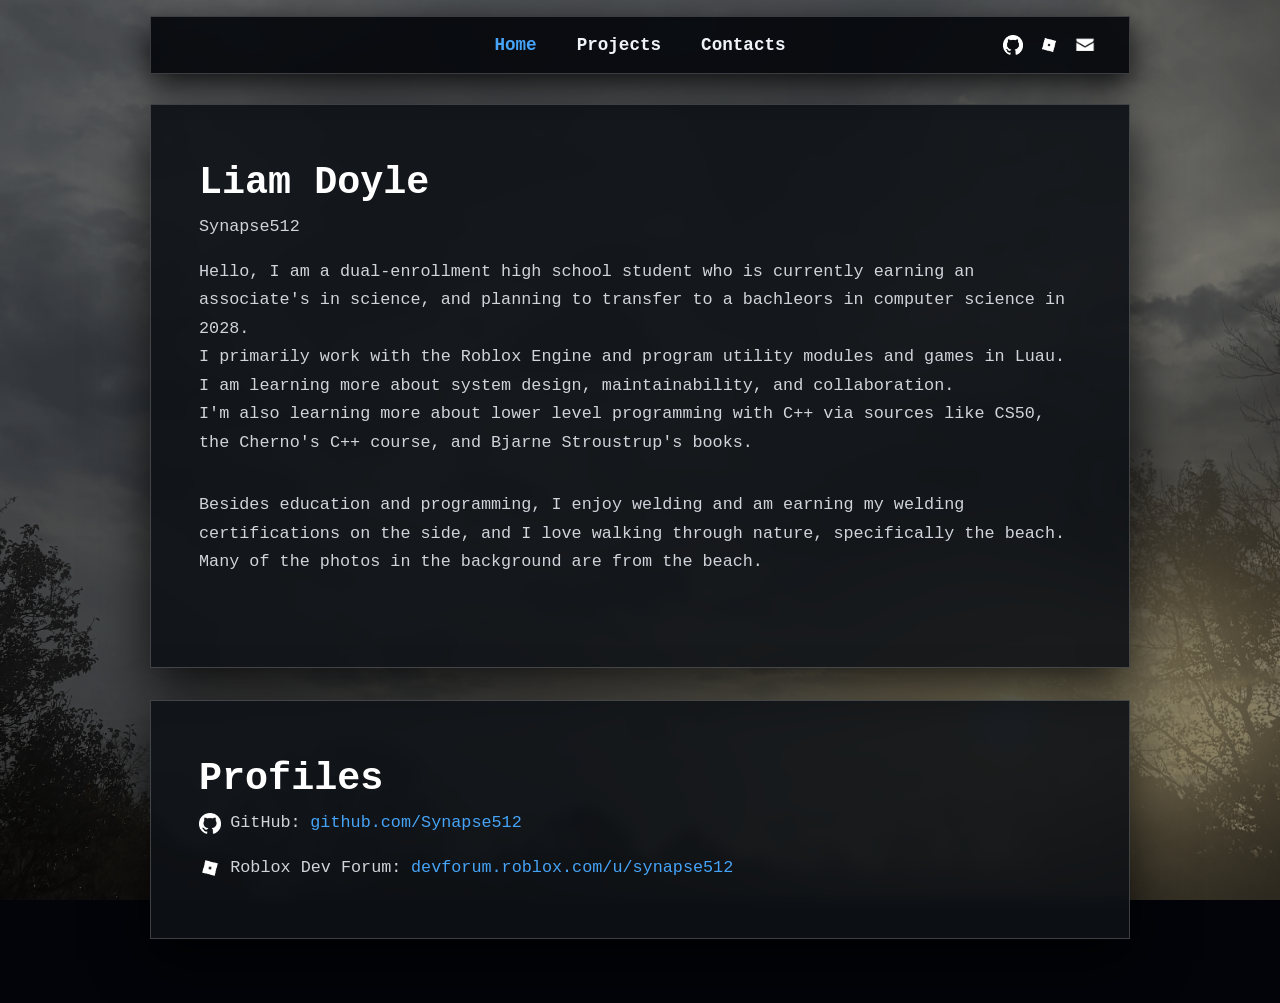
<file: index.html>
<!DOCTYPE html>
<html lang="en">

<head>
  <meta charset="UTF-8" />
  <meta name="viewport" content="width=device-width, initial-scale=1.0" />
  <title>Synapse512 | Home</title>
  <link rel="stylesheet" href="style.css" />
  <link rel="icon" href="assets/icons/synapseSun.png" type="image/png" />
</head>

<body class="home-page">

  <!-- Top Navigation Bar -->
  <header class="navbar">
    <nav>
      <a href="index.html" class="active">Home</a>
      <a href="projects.html">Projects</a>
      <a href="contacts.html">Contacts</a>
    </nav>
    <div class="navbar-social" aria-label="Profile links">
      <a class="navbar-icon-link" href="https://github.com/Synapse512" target="_blank" rel="noopener noreferrer"
        data-tooltip="Github Profile" aria-label="GitHub">
        <img src="assets/icons/GitHub_Invertocat_White.png" alt="" />
      </a>
      <a class="navbar-icon-link" href="https://devforum.roblox.com/u/synapse512/summary" target="_blank"
        rel="noopener noreferrer" data-tooltip="Roblox DevProfile" aria-label="Roblox Dev Forum">
        <img src="assets/icons/robloxIcon.png" alt="" />
      </a>
      <button class="navbar-icon-link copy-email-button" type="button" data-email="liamdoyle512@outlook.com"
        data-tooltip="Email" aria-label="Copy email address">
        <img src="assets/icons/emailIcon.png" alt="" />
      </button>
    </div>
  </header>

  <!-- Main Bio Document -->
  <main class="opaque-document">
    <h1>Liam Doyle</h1>
    <p class="highlight-text">Synapse512</p>
    <p>
      Hello, I am a dual-enrollment high school student who is currently earning an associate's in science, and planning to transfer to a bachleors in computer science in 2028.
      <br>
      I primarily work with the Roblox Engine and program utility modules and games in Luau. I am learning more about system design, maintainability, and collaboration. 
      <br>
      I'm also learning more about lower level programming with C++ via sources like CS50, the Cherno's C++ course, and Bjarne Stroustrup's books. 
    </p>
    <br>
    <p>
      Besides education and programming, I enjoy welding and am earning my welding certifications on the side, and I love walking through nature, specifically the beach. Many of the photos in the background are from the beach. 
    </p>

    <br>
  </main>

  <!-- Profiles Document Card -->
  <!-- Remmeber to add linked in later -->
  <section class="opaque-document">
    <h1>Profiles</h1>
    <p class="profile-link">
      <img src="assets/icons/GitHub_Invertocat_White.png" alt="" class="profile-icon" />
      GitHub: <a href="https://github.com/Synapse512" target="_blank"
        rel="noopener noreferrer">github.com/Synapse512</a>
    </p>
    <p class="profile-link">
      <img src="assets/icons/robloxIcon.png" alt="" class="profile-icon" />
      Roblox Dev Forum: <a href="https://devforum.roblox.com/u/synapse512/summary" target="_blank"
        rel="noopener noreferrer">devforum.roblox.com/u/synapse512</a>
    </p>
  </section>

  <script src="script.js"></script>
</body>

</html>
</file>
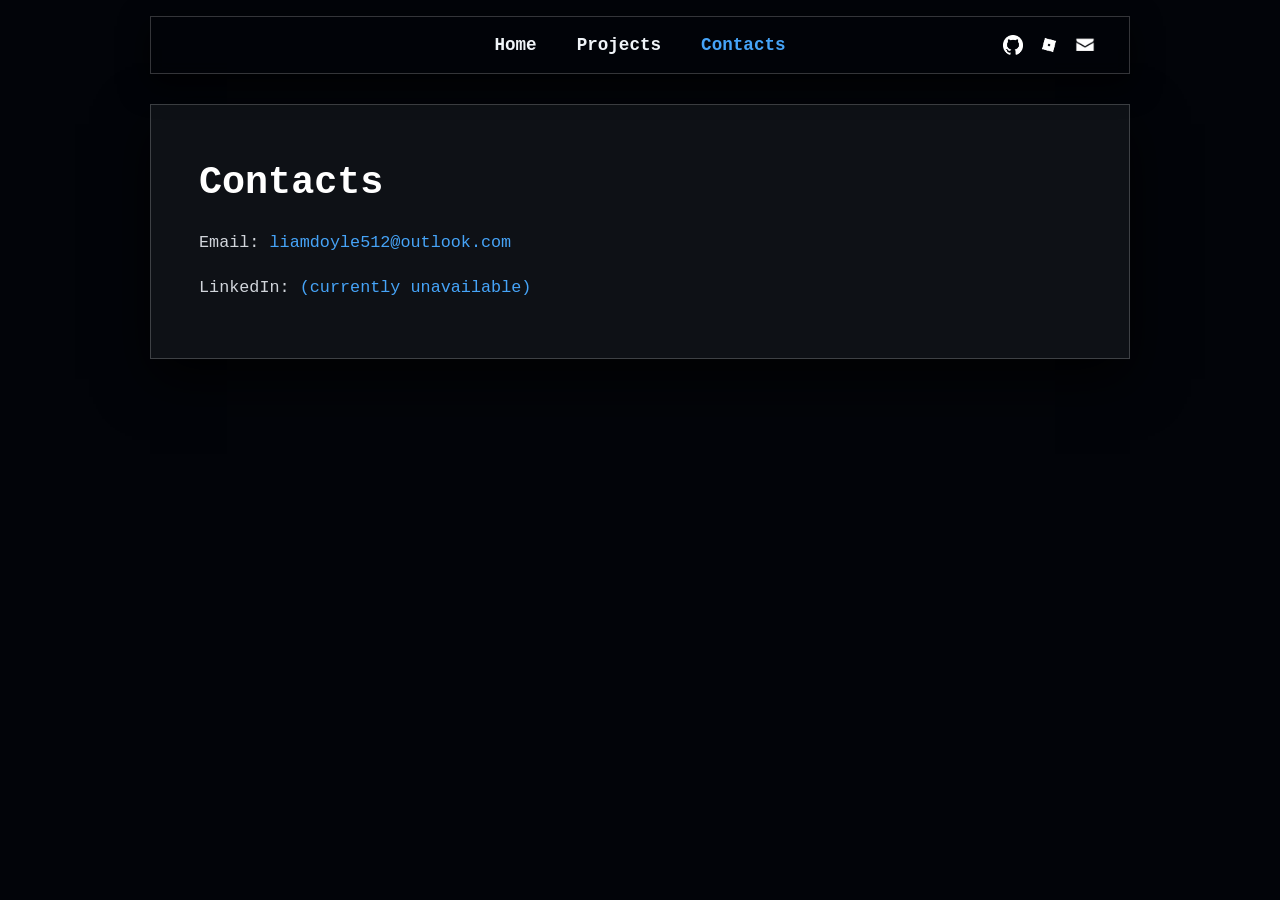
<file: contacts.html>
<!DOCTYPE html>
<html lang="en">

<head>
  <meta charset="UTF-8" />
  <meta name="viewport" content="width=device-width, initial-scale=1.0" />
  <title>Synapse512 | Contacts</title>
  <link rel="stylesheet" href="style.css" />
  <link rel="icon" href="assets/icons/synapseSun.png" type="image/png" />
</head>

<body class="contacts-page">

  <header class="navbar">
    <nav>
      <a href="index.html">Home</a>
      <a href="projects.html">Projects</a>
      <a href="contacts.html" class="active">Contacts</a>
    </nav>
    <div class="navbar-social" aria-label="Profile links">
      <a class="navbar-icon-link" href="https://github.com/Synapse512" target="_blank" rel="noopener noreferrer"
        data-tooltip="Github Profile" aria-label="GitHub">
        <img src="assets/icons/GitHub_Invertocat_White.png" alt="" />
      </a>
      <a class="navbar-icon-link" href="https://devforum.roblox.com/u/synapse512/summary" target="_blank"
        rel="noopener noreferrer" data-tooltip="Roblox DevProfile" aria-label="Roblox Dev Forum">
        <img src="assets/icons/robloxIcon.png" alt="" />
      </a>
      <button class="navbar-icon-link copy-email-button" type="button" data-email="liamdoyle512@outlook.com"
        data-tooltip="Email" aria-label="Copy email address">
        <img src="assets/icons/emailIcon.png" alt="" />
      </button>
    </div>
  </header>

  <main class="contact-document">
    <h1>Contacts</h1>

    <section class="contact-list" aria-label="Contact links">
      <p>
        Email: <a href="mailto:liamdoyle512@outlook.com">liamdoyle512@outlook.com</a>
      </p>
      <p>
        LinkedIn: <a href="" target="_blank" rel="noopener noreferrer">(currently unavailable)</a>
      </p>
    </section>
  </main>

  <script src="script.js"></script>
</body>

</html>
</file>
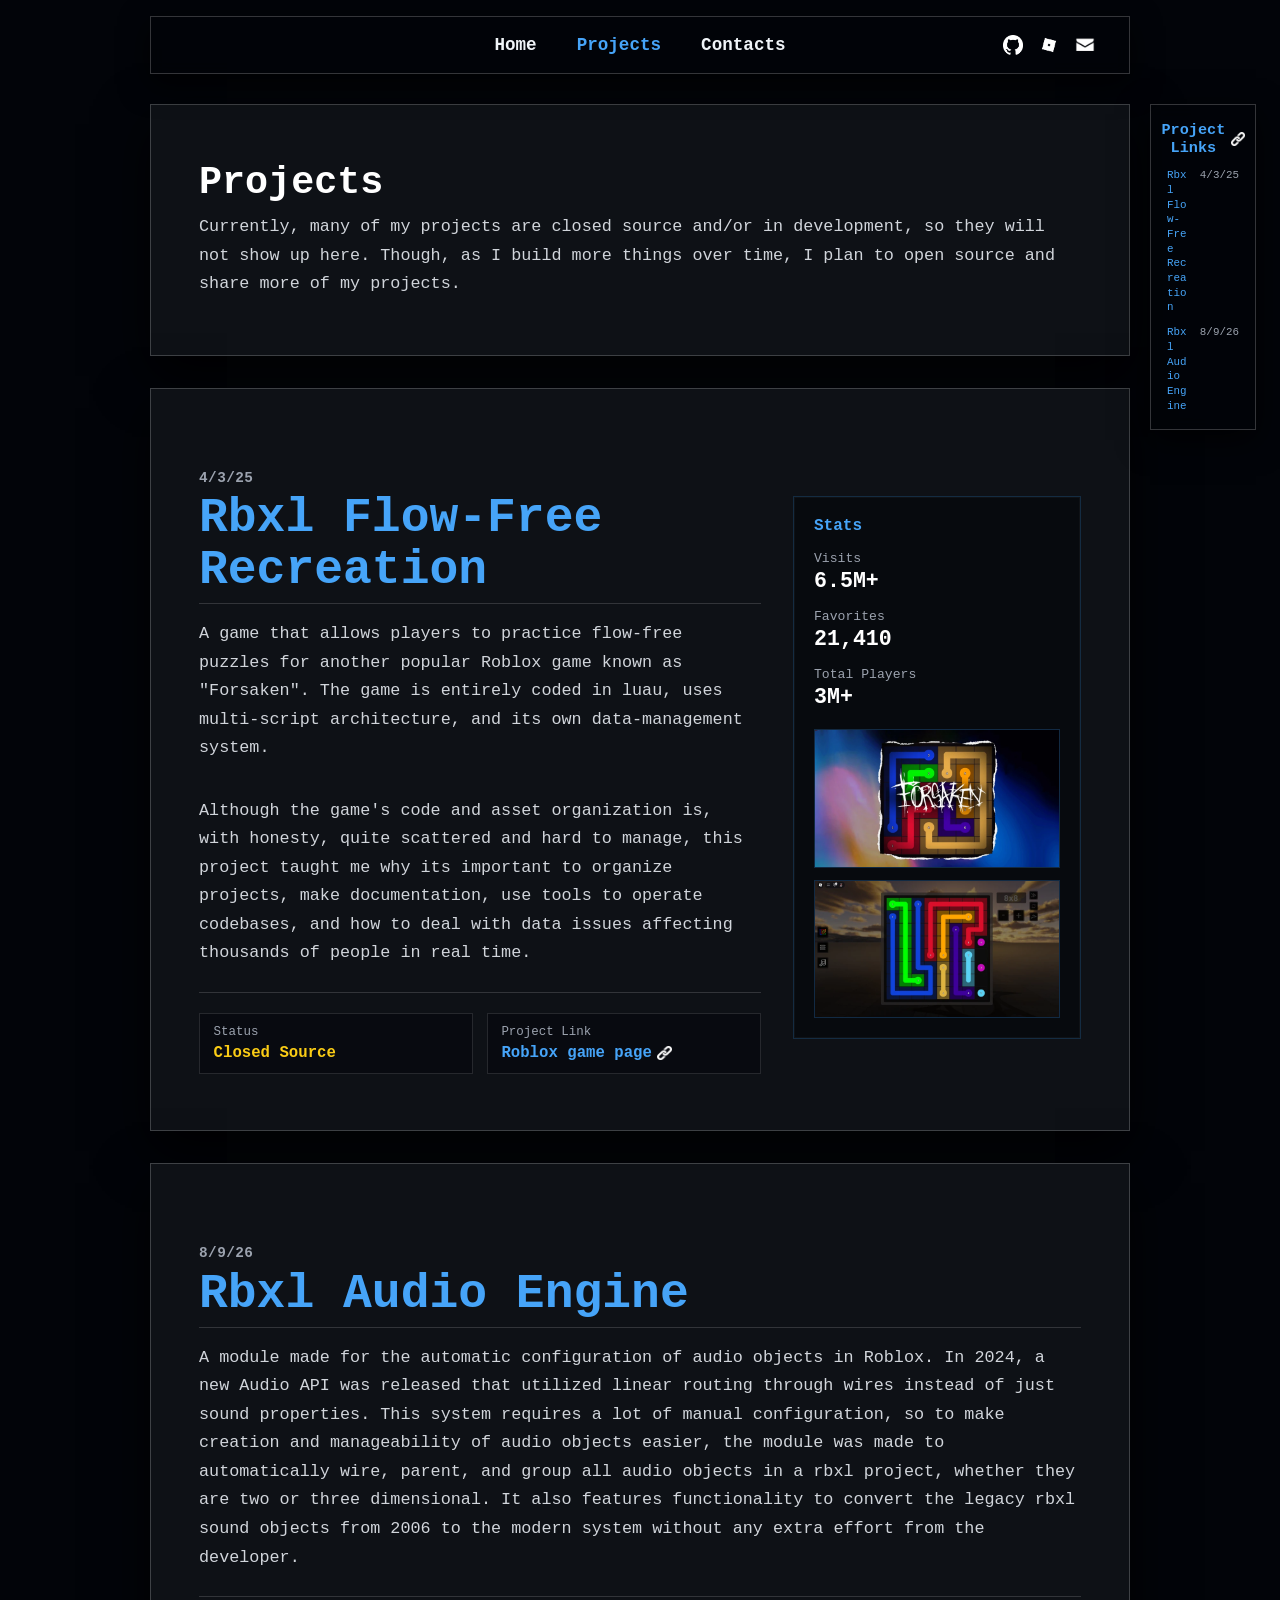
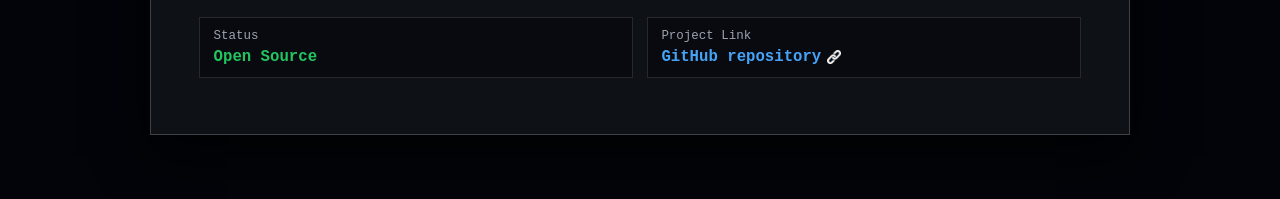
<file: projects.html>
<!DOCTYPE html>
<html lang="en">

<head>
  <meta charset="UTF-8" />
  <meta name="viewport" content="width=device-width, initial-scale=1.0" />
  <title>Synapse512 | Projects</title>
  <link rel="stylesheet" href="style.css" />
  <link rel="icon" href="assets/icons/synapseSun.png" type="image/png" />
</head>

<body class="projects-page">

  <header class="navbar">
    <nav>
      <a href="index.html">Home</a>
      <a href="projects.html" class="active">Projects</a>
      <a href="contacts.html">Contacts</a>
    </nav>
    <div class="navbar-social" aria-label="Profile links">
      <a class="navbar-icon-link" href="https://github.com/Synapse512" target="_blank" rel="noopener noreferrer"
        data-tooltip="Github Profile" aria-label="GitHub">
        <img src="assets/icons/GitHub_Invertocat_White.png" alt="" />
      </a>
      <a class="navbar-icon-link" href="https://devforum.roblox.com/u/synapse512/summary" target="_blank"
        rel="noopener noreferrer" data-tooltip="Roblox DevProfile" aria-label="Roblox Dev Forum">
        <img src="assets/icons/robloxIcon.png" alt="" />
      </a>
      <button class="navbar-icon-link copy-email-button" type="button" data-email="liamdoyle512@outlook.com"
        data-tooltip="Email" aria-label="Copy email address">
        <img src="assets/icons/emailIcon.png" alt="" />
      </button>
    </div>
  </header>

  <div class="projects-layout">
    <div class="projects-main">
      <main class="project-document projects-intro">
        <h1>Projects</h1>
        <p>Currently, many of my projects are closed source and/or in development, so they will not show up here. Though, as I build more things over time, I plan to open source and share more of my projects.
        </p>
      </main>

      <section class="project-document">
        <article class="project-entry featured-project" id="generator-project">
          <div class="project-description">
            <div class="project-creation-date-header">4/3/25</div>
            <h2>Rbxl Flow-Free Recreation</h2>
            <p>
              A game that allows players to practice flow-free puzzles for another popular Roblox game known as "Forsaken".
              The game is entirely coded in luau, uses multi-script architecture, and its own data-management system.
            </p>
            <br>
            <p>
              Although the game's code and asset organization is, with honesty, quite scattered and hard to manage, this project taught me why its important to organize projects, make documentation, use tools to operate codebases, and how to deal with data issues affecting thousands of people in real time. 
            </p>
            <dl class="project-meta">
              <div>
                <dt>Status</dt>
                <dd class="status-value">Closed Source</dd>
              </div>
              <div>
                <dt>Project Link</dt>
                <dd>
                  <a class="project-link-with-icon"
                    href="https://www.roblox.com/games/73145897800843/Forsaken-Generator-Puzzle-Practice" target="_blank"
                    rel="noopener noreferrer">
                    <span>Roblox game page</span>
                    <img src="assets/icons/link.png" alt="" />
                  </a>
                </dd>
              </div>
            </dl>
          </div>
          <aside class="project-stats" aria-label="Generator game stats">
            <h3>Stats</h3>
            <dl>
              <div>
                <dt>Visits</dt>
                <dd>6.5M+</dd>
              </div>
              <div>
                <dt>Favorites</dt>
                <dd>21,410</dd>
              </div>
              <div>
                <dt>Total Players</dt>
                <dd>3M+</dd>
              </div>
            </dl>
            <div class="project-image-stack" aria-label="Generator game images">
              <img src="assets/project-assets/forsaken-generator-practice/thumbnailimage.webp" alt="Forsaken Generator Puzzle Practice thumbnail" />
              <img src="assets/project-assets/forsaken-generator-practice/gameplayimage.webp" alt="Forsaken Generator Puzzle Practice gameplay" />
            </div>
          </aside>
        </article>
      </section>

      <section class="project-document">
        <article class="project-entry standard-project" id="rbxl-audio-engine-project">
          <div class="project-description">
            <div class="project-creation-date-header">8/9/26</div>
            <h2>Rbxl Audio Engine</h2>
            <p>
 A module made for the automatic configuration of audio objects in Roblox. In 2024, a new Audio API was released that utilized linear routing through wires instead of just sound properties. This system requires a lot of manual configuration, so to make creation and manageability of audio objects easier, the module was made to automatically wire, parent, and group all audio objects in a rbxl project, whether they are two or three dimensional. It also features functionality to convert the legacy rbxl sound objects from 2006 to the modern system without any extra effort from the developer.
            </p>
            <dl class="project-meta">
              <div>
                <dt>Status</dt>
                <dd class="open-source-value">Open Source</dd>
              </div>
              <div>
                <dt>Project Link</dt>
                <dd>
                  <a class="project-link-with-icon" href="https://github.com/Synapse512/rbxl-audio-engine" target="_blank"
                    rel="noopener noreferrer">
                    <span>GitHub repository</span>
                    <img src="assets/icons/link.png" alt="" />
                  </a>
                </dd>
              </div>
            </dl>
          </div>
        </article>
      </section>

      <!-- DEFAULT SECTION
            <section class="project-document">
        <article class="project-entry">
          <h2>Project Name</h2>
          <p>
            Write a short description of what the project does, what you built it with, and what you learned from it.
          </p>
          <p>
            Link: <a href="https://github.com/Synapse512" target="_blank" rel="noopener noreferrer">View project</a>
          </p>
        </article>
      </section>
      -->

    </div>

    <aside class="project-jump-nav" aria-label="Project list">
      <h2>
        <span>Project Links</span>
        <img src="assets/icons/link.png" alt="" />
      </h2>
      <a href="#generator-project">
        <span class="project-jump-name">Rbxl Flow-Free Recreation</span>
        <span class="project-jump-date">4/3/25</span>
      </a>
      <a href="#rbxl-audio-engine-project">
        <span class="project-jump-name">Rbxl Audio Engine</span>
        <span class="project-jump-date">8/9/26</span>
      </a>
    </aside>
  </div>

  <script src="script.js"></script>
</body>

</html>
</file>
<file: style.css>
/* General Reset */
* {
  box-sizing: border-box;
  margin: 0;
  padding: 0;
}

html {
  scroll-behavior: smooth;
  scroll-padding-top: 6.5rem;
}

body {
  font-family: Consolas, "Courier New", monospace;
  background-color: #020409;
  color: #f0f4f8;
  min-height: 100vh;
  display: flex;
  flex-direction: column;
  align-items: center;
  gap: 2rem;
  padding: 6.5rem 1.5rem 4rem 1.5rem;
}

.wallpaper-layer {
  position: fixed;
  inset: 0;
  z-index: 0;
  background-size: cover;
  background-position: center;
  background-repeat: no-repeat;
  filter: brightness(0.55);
  opacity: 0;
  pointer-events: none;
  transition: opacity 2.4s ease-in-out;
}

.wallpaper-layer.is-visible {
  opacity: 1;
}

.home-page.is-leaving .wallpaper-layer {
  opacity: 0;
  transition-duration: 0.7s;
}

body > :not(.wallpaper-layer):not(.navbar) {
  position: relative;
  z-index: 1;
}

/* Simple Navigation Bar */
.navbar {
  width: calc(100% - 3rem);
  max-width: 980px;
  background-color: rgba(2, 4, 9, 0.88);
  border: 1px solid rgba(255, 255, 255, 0.2);
  border-radius: 0;
  padding: 1rem 2rem;
  display: grid;
  grid-template-columns: 1fr auto 1fr;
  align-items: center;
  position: fixed;
  top: 1rem;
  left: 0;
  right: 0;
  margin: 0 auto;
  z-index: 2000;
  box-shadow: 0 10px 30px rgba(0, 0, 0, 0.8);
  backdrop-filter: blur(8px);
}

.navbar nav {
  grid-column: 2;
  display: flex;
  flex-wrap: wrap;
  justify-content: center;
  gap: 0.75rem 2.5rem;
}

.navbar a {
  color: #f0f4f8;
  text-decoration: none;
  font-size: clamp(0.9rem, 2.5vw, 1.1rem);
  font-weight: bold;
  transition: color 0.2s ease;
}

.navbar a:hover,
.navbar a.active {
  color: #46A4F8;
}

.navbar-social {
  grid-column: 3;
  justify-self: end;
  display: flex;
  align-items: center;
  gap: 0.75rem;
}

.navbar-icon-link {
  position: relative;
  display: inline-flex;
  align-items: center;
  justify-content: center;
  width: 1.5rem;
  height: 1.5rem;
  padding: 0;
  border: 0;
  background: transparent;
  cursor: pointer;
}

.navbar-icon-link::after {
  content: attr(data-tooltip);
  position: absolute;
  right: 50%;
  bottom: -2.4rem;
  transform: translateX(50%) translateY(-0.25rem);
  padding: 0.35rem 0.55rem;
  background-color: #020409;
  border: 1px solid rgba(255, 255, 255, 0.2);
  color: #f0f4f8;
  font-family: Consolas, "Courier New", monospace;
  font-size: 0.78rem;
  line-height: 1;
  white-space: nowrap;
  opacity: 0;
  pointer-events: none;
  z-index: 2001;
  transition: opacity 0.18s ease, transform 0.18s ease;
}

.navbar-icon-link:hover::after,
.navbar-icon-link:focus-visible::after {
  opacity: 1;
  transform: translateX(50%) translateY(0);
}

.navbar-social img {
  width: 1.25rem;
  height: 1.25rem;
  object-fit: contain;
}

/* Centered Solid Documents */
.opaque-document,
.project-document,
.contact-document {
  background-color: #0E1116;
  border: 1px solid rgba(255, 255, 255, 0.2);
  border-radius: 0;
  width: 100%;
  max-width: 980px;
  padding: 3.5rem 3rem;
  box-shadow: 0 20px 50px rgba(0, 0, 0, 0.8);
}

.home-page .opaque-document {
  background-color: rgba(14, 17, 22, 0.9);
  backdrop-filter: blur(6px);
}

.opaque-document h1,
.project-document h1,
.contact-document h1 {
  font-size: 2.4rem;
  margin-bottom: 0.5rem;
  color: #ffffff;
}

.highlight-text {
  color: #46A4F8;
}

.opaque-document h2,
.project-document h2,
.contact-document h2 {
  font-size: 1.4rem;
  margin-top: 1rem;
  margin-bottom: 0.75rem;
  color: #46A4F8;
  border-bottom: 1px solid rgba(255, 255, 255, 0.15);
  padding-bottom: 0.4rem;
}

.opaque-document p,
.project-document p,
.contact-document p {
  font-size: 1.05rem;
  line-height: 1.7;
  color: #d1d5db;
  margin-bottom: 1rem;
}

.opaque-document p:last-child,
.project-document p:last-child,
.contact-document p:last-child {
  margin-bottom: 0;
}

.opaque-document a,
.project-document a,
.contact-document a {
  color: #46A4F8;
  text-decoration: none;
  overflow-wrap: anywhere;
}

.opaque-document a:hover,
.project-document a:hover,
.contact-document a:hover {
  text-decoration: underline;
}

.projects-layout {
  width: 100%;
  max-width: 980px;
}

.projects-main {
  display: flex;
  flex-direction: column;
  gap: 2rem;
}

.project-jump-nav {
  position: fixed;
  top: 6.5rem;
  left: calc(50% + 510px);
  right: 1.5rem;
  z-index: 900;
  width: auto;
  max-width: 11rem;
  min-height: 9.5rem;
  background-color: rgba(2, 4, 9, 0.88);
  border: 1px solid rgba(255, 255, 255, 0.2);
  padding: 1rem;
  box-shadow: 0 10px 30px rgba(0, 0, 0, 0.8);
  backdrop-filter: blur(8px);
}

.project-jump-nav h2 {
  display: flex;
  align-items: center;
  justify-content: center;
  gap: 0.35rem;
  color: #46A4F8;
  font-size: 0.95rem;
  margin-bottom: 0.7rem;
  text-align: center;
}

.project-jump-nav h2 img {
  width: 0.85rem;
  height: 0.85rem;
  object-fit: contain;
  flex: 0 0 auto;
}

.project-jump-nav a {
  display: grid;
  grid-template-columns: minmax(0, 1fr) auto;
  align-items: baseline;
  gap: 0.45rem;
  color: #46A4F8;
  font-size: clamp(0.68rem, 0.75vw, 0.78rem);
  line-height: 1.35;
  text-decoration: none;
}

.project-jump-nav a + a {
  margin-top: 0.65rem;
}

.project-jump-name {
  min-width: 0;
  overflow-wrap: anywhere;
}

.project-jump-date {
  color: #9ca3af;
  white-space: nowrap;
}

.project-jump-nav a:hover,
.project-jump-nav a:focus-visible {
  color: #46A4F8;
  text-decoration: underline;
}

.project-entry,
.contact-list {
  margin-top: 1.5rem;
}

.featured-project {
  display: grid;
  grid-template-columns: minmax(0, 1fr) minmax(14rem, 18rem);
  gap: 1.5rem 2rem;
  align-items: start;
}

.project-description {
  min-width: 0;
}

.project-creation-date-header {
  display: inline-block;
  background: transparent;
  color: #9ca3af;
  font-size: 0.9rem;
  font-weight: 700;
  letter-spacing: 0.03em;
  text-transform: none;
  padding: 0;
  margin-bottom: 0.35rem;
  border: 0;
  line-height: 1.3;
}

.featured-project .project-description h2,
.standard-project .project-description h2 {
  font-size: clamp(2rem, 5vw, 3rem);
  margin-top: 0;
  margin-bottom: 1rem;
  line-height: 1.08;
}

.project-meta {
  display: grid;
  grid-template-columns: repeat(2, minmax(0, 1fr));
  gap: 0.85rem;
  margin-top: 1.5rem;
  padding-top: 1.25rem;
  border-top: 1px solid rgba(255, 255, 255, 0.15);
}

.project-meta div {
  background-color: rgba(2, 4, 9, 0.45);
  border: 1px solid rgba(255, 255, 255, 0.12);
  padding: 0.7rem 0.85rem;
  min-height: 0;
}

.project-meta dt {
  color: #9ca3af;
  font-size: 0.78rem;
  margin-bottom: 0.3rem;
}

.project-meta dd {
  color: #ffffff;
  font-size: 0.98rem;
  font-weight: bold;
  overflow-wrap: anywhere;
}

.project-meta .status-value {
  color: #facc15;
  font-weight: bold;
}

.project-meta .open-source-value {
  color: #22c55e;
  font-weight: bold;
}

.project-link-with-icon {
  display: inline-flex;
  align-items: center;
  gap: 0.35rem;
}

.project-link-with-icon img {
  width: 0.9rem;
  height: 0.9rem;
  object-fit: contain;
  flex: 0 0 auto;
}

.project-stats {
  background-color: rgba(2, 4, 9, 0.55);
  border: 1px solid rgba(70, 164, 248, 0.22);
  margin-top: 1.7rem;
  padding: 1.25rem;
  box-shadow: inset 0 0 0 1px rgba(255, 255, 255, 0.03);
}

.project-stats h3 {
  color: #46A4F8;
  font-size: 1rem;
  margin-bottom: 1rem;
}

.project-stats dl {
  display: grid;
  gap: 1rem;
}

.project-stats dt {
  color: #9ca3af;
  font-size: 0.82rem;
  margin-bottom: 0.2rem;
}

.project-stats dd {
  color: #ffffff;
  font-size: 1.35rem;
  font-weight: bold;
}

.project-image-stack {
  display: grid;
  gap: 0.75rem;
  margin-top: 1.25rem;
}

.project-image-stack img {
  display: block;
  width: 100%;
  aspect-ratio: 16 / 9;
  object-fit: cover;
  border: 1px solid rgba(70, 164, 248, 0.24);
  background-color: #020409;
}

.profile-link {
  display: flex;
  align-items: center;
  flex-wrap: wrap;
  gap: 0.6rem;
}

.contact-list p,
.profile-link {
  max-width: 100%;
}

.profile-icon {
  width: 1.35rem;
  height: 1.35rem;
  object-fit: contain;
  flex: 0 0 auto;
}

@media (max-width: 1180px) {
  .project-jump-nav {
    position: static;
    order: -1;
    width: 100%;
    max-width: 980px;
    min-height: 0;
  }
}

@media (max-width: 540px) {
  body {
    gap: 1rem;
    padding: 1rem 0.75rem 2rem 0.75rem;
  }

  .navbar {
    padding: 0.8rem 1rem;
    top: 0.75rem;
    width: calc(100% - 1.5rem);
    grid-template-columns: 1fr;
    gap: 0.8rem;
  }

  .navbar nav {
    grid-column: 1;
    gap: 0.65rem 1.2rem;
  }

  .navbar-social {
    grid-column: 1;
    justify-self: center;
  }

  .opaque-document,
  .project-document,
  .contact-document {
    padding: 2rem 1.25rem;
  }

  .featured-project {
    grid-template-columns: 1fr;
  }

  .featured-project .project-description h2 {
    font-size: 2rem;
  }

  .project-meta {
    grid-template-columns: 1fr;
  }

  .project-stats {
    margin-top: 0;
  }
}
</file>
